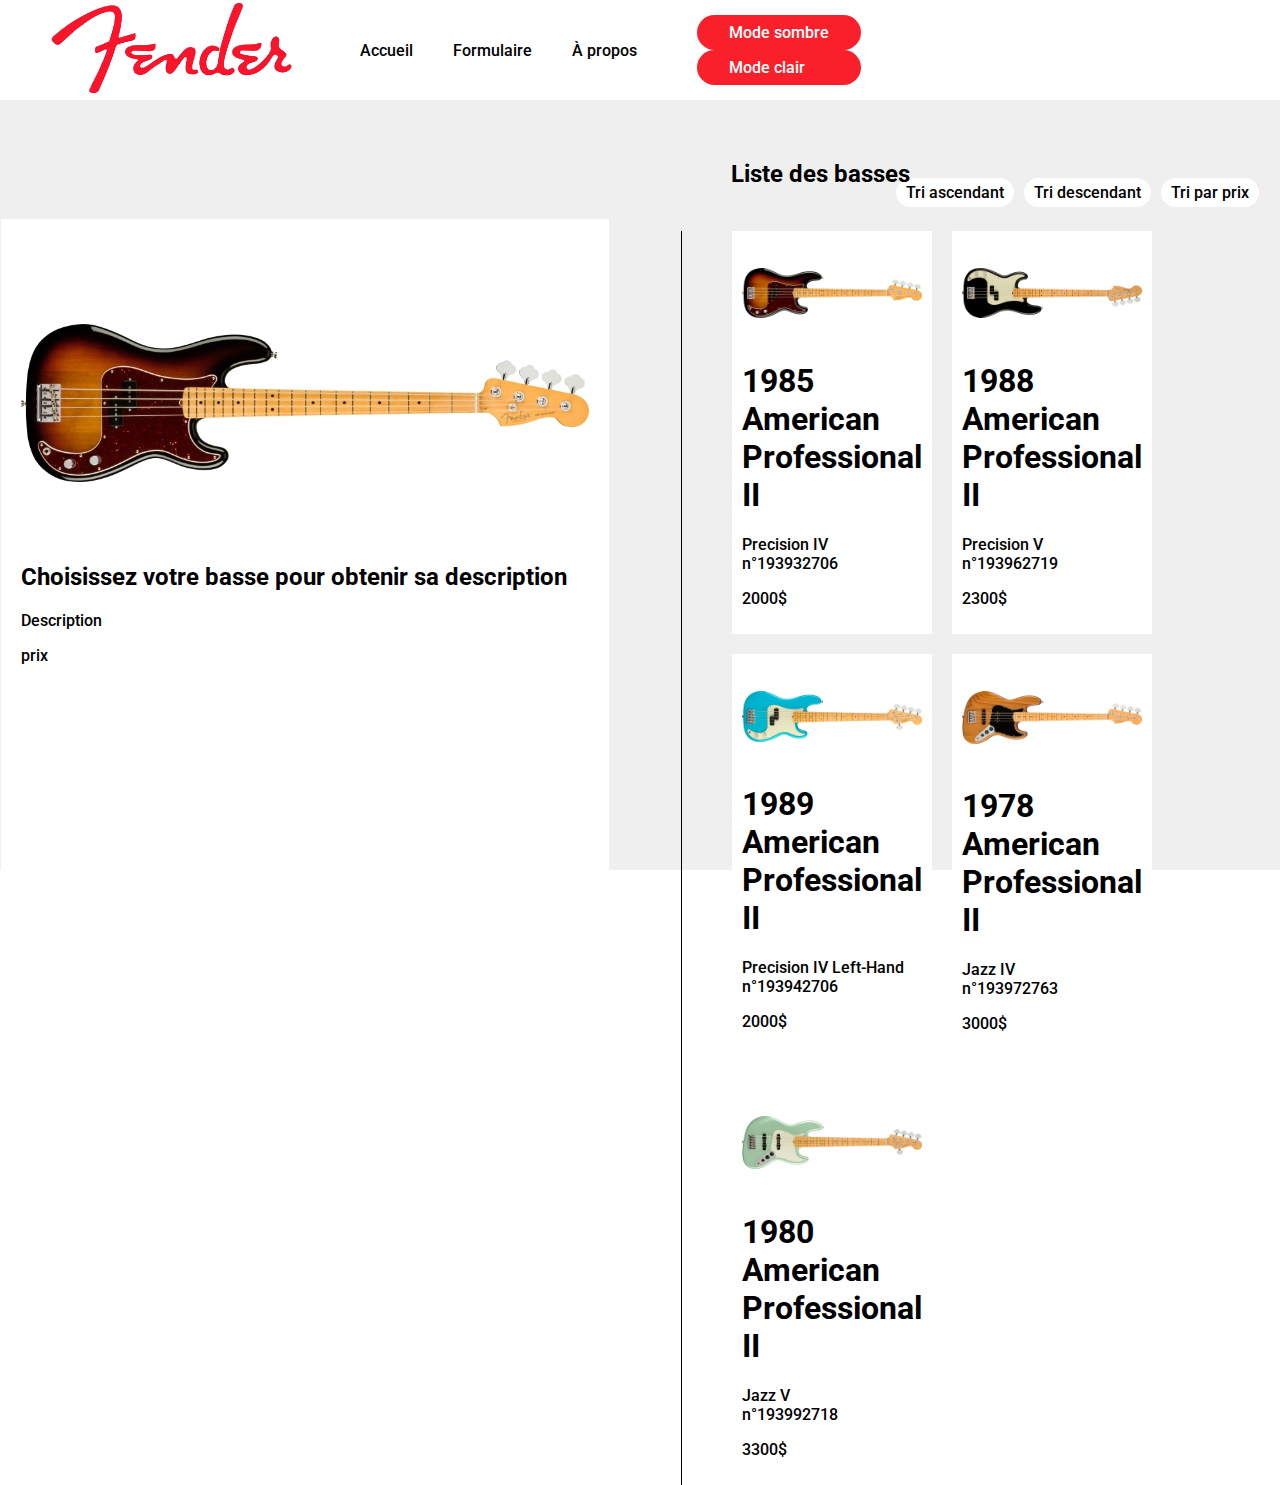
<file: index.html>
<!DOCTYPE html>
<html lang="fr">
<head>
    <meta charset="UTF-8">
    <meta name="viewport" content="width=device-width, initial-scale=1.0">
    <title>Accueil TP1</title>
    <link rel="stylesheet" href="assets/css/styles.css" />

    <script src="assets/js/components/navigation.js" defer></script>
    <script src="assets/js/pages/accueil.js" defer></script>
    <script type="module" src="assets/js/pages/aPropos.js"></script>
</head>
<body>
    <header>
        <div class="nav-principale">
            <div>
                <img class="logo" src="assets/img/fender-logo.png" alt="logo">
            </div>
            <div class="nav-right">
                <a href="index.html">Accueil</a> <a href="formulaire.html">Formulaire</a> <a href="apropos.html">À propos</a> 
            </div>
            <nav id="dark-mode">
                <div class="bouton" data-mode="dark">Mode sombre</div>
                <div class="bouton" data-mode="light">Mode clair</div>
            </nav>
        </div>
    </header>
    <main>
        <div class="conteneur">
            <section class="vedette">
                <h1> </h1>
                <div class="carte-vedette">    
                    
                    <img src="assets/img/precision-4-strings.jpg" alt="basse" id="imageVedette">

                    <h2 class="titre-produit-vedette">Choisissez votre basse pour obtenir sa description</h2>
                    <p class="description-produit-vedette">Description</p>
                    <p class="prix-produit-vedette">prix</p>
                    <a href="" class="button-produit-vedette"></a>
                </div>
            </section>
            <section>
                <div class="liste-header">
                    <h2 class="titre-liste">Liste des basses</h2>
                    <div class="liste-filtre">
                        <span class="tri-ascendant">Tri ascendant</span><span class="tri-descendant">Tri descendant</span><span class="tri-prix">Tri par prix</span>
                    </div>

                </div>
                <div class="liste-produits">
                  
                </div>
            </section>
            <footer>

            </footer>
        </div>
    </main>
</body>
</html>
</file>
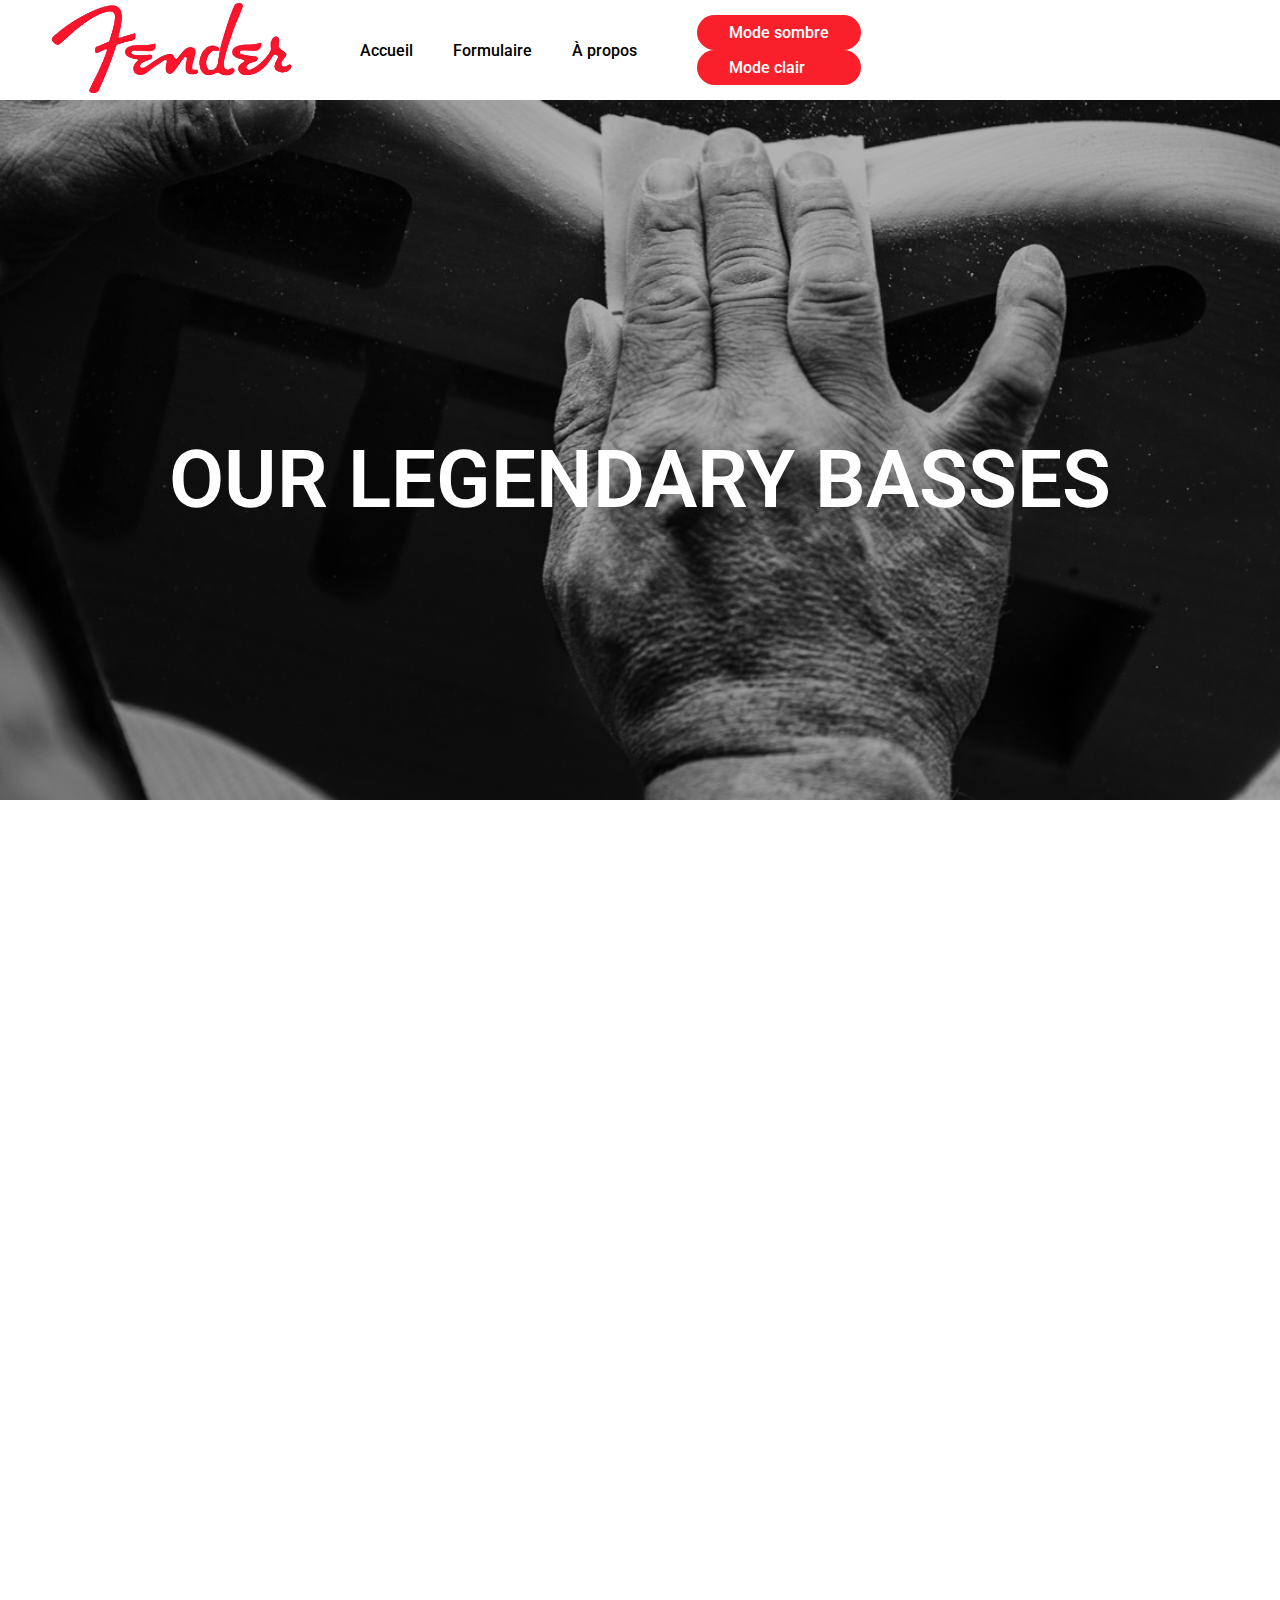
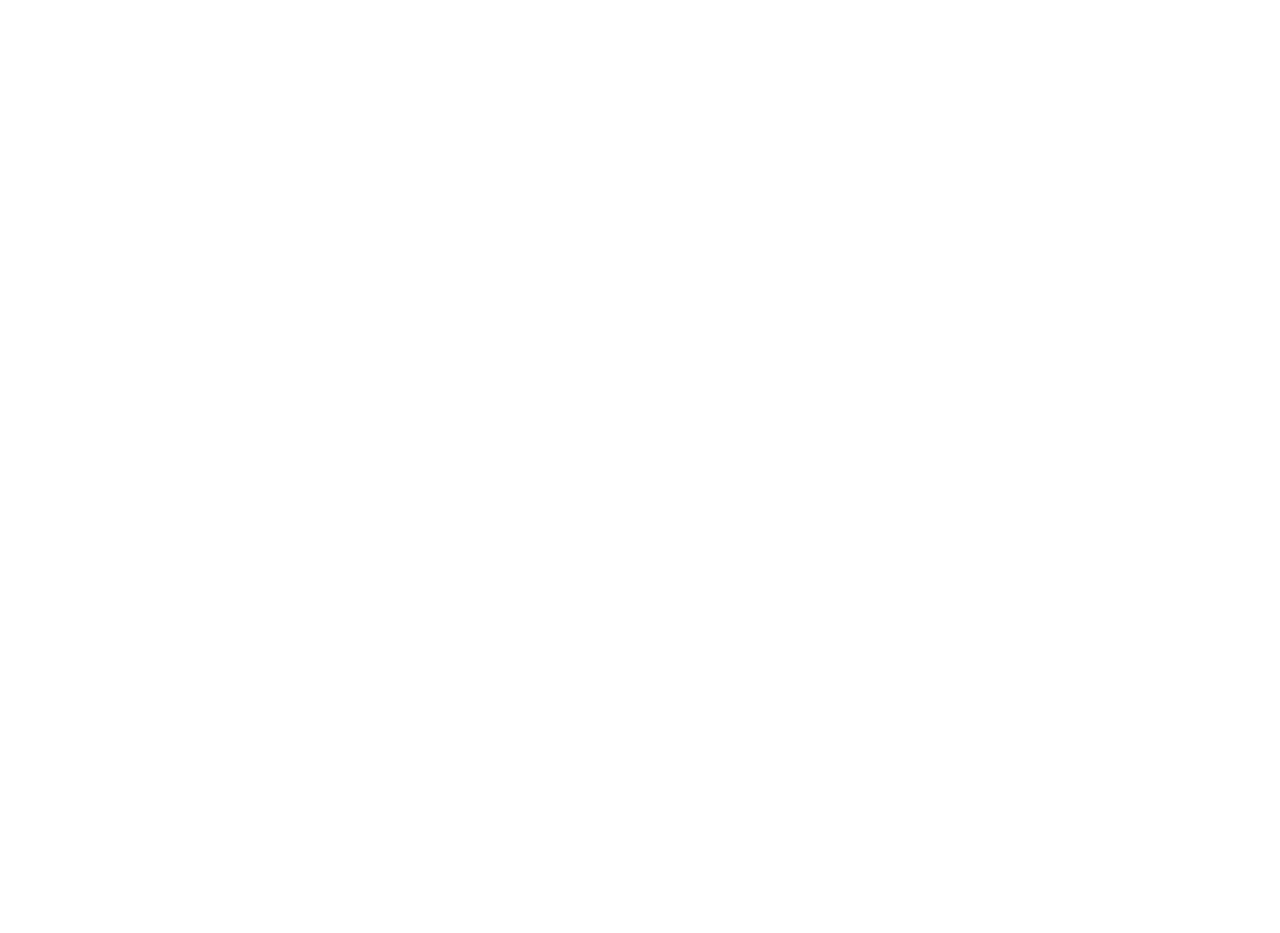
<file: apropos.html>
<!DOCTYPE html>
<html lang="fr">
    <head>
        <meta charset="UTF-8" />
        <meta name="viewport" content="width=device-width, initial-scale=1.0" />
        <title>Page publicitaire - TP3</title>
        <link rel="stylesheet" href="assets/css/aPropos.css" />
        <script type="module" src="assets/js/pages/aPropos.js"></script>      
    </head>
    <body>
        <!-- Section Header - Navigation -->
        <header>
            <div class="nav-principale">
                <div>
                    <img class="logo" src="assets/img/fender-logo.png" alt="logo">
                </div>
                <div class="nav-right">
                   <a href="index.html">Accueil</a> <a href="formulaire.html">Formulaire</a> <a href="apropos.html">À propos</a>
                </div>
                <nav id="dark-mode">
                    <div class="bouton" data-mode="dark">Mode sombre</div>
                    <div class="bouton" data-mode="light">Mode clair</div>
                </nav>
            </div>
        </header>

        <main class="aPropos">
            <div class="contenant">
                <!-- Section Entete: image pleine largeur -->
                <section class="entete">
                    <h1>Our legendary basses</h1>
                </section>

                <!-- Section 2 colonnes: Paragraphe - Carrousel  -->
                <section class="colonnes_aPropos">
                    <div class="from-bottom">
                        <div>
                            <h2>SYNONYMOUS WITH ALL THINGS ROCK N' ROLL</h2>
                            <p><strong>Today, FMIC brands include Fender®, Squier®, Gretsch®, Jackson®, Charvel® and EVH® among others.</strong></p>
                            <p>An American icon, Fender was founded in Southern California and has established a worldwide influence that extends from the studio to the stage—and beyond. Everyone from beginners to the world’s most acclaimed artists have used Fender instruments, amps and gear, making the company not only a revered industry leader but a cultural symbol that resonates globally. Nearly seven decades since founder Leo Fender built his first electric guitar, Fender’s reach transcends instruments and accessories, encompassing a range of innovative digital experiences that fuel musical expression and serve players at every stage–on every stage.</p>
                        </div>
                    </div>
                    <div>
                        <div class="carrousel section from-bottom" data-carrousel>
                            <div class="bouton" data-direction="-1">🞀</div>
                            <div class="conteneur-image-principale">
                                <img class="image-principale zoom" src="assets/img/marcus-miller-basses.jpg" alt="" />
                            </div>
            
                            <!-- Le gabarit à utiliser -->
                            <template id="conteneur-image-navigation">
                                <div class="conteneur-image-navigation">
                                    <img class="zoom" src="assets/img/aftermath.webp" alt="" />
                                </div>
                            </template>
                            
                            <div class="bouton" data-direction="1">🞂</div>
                            <!-- La liste où placer le clone -->
                            <div class="carrousel-liste-images"></div>
                        </div>
                    </div>
                </section>

                <!-- Section titre centré -->
                <section class="titre-centre from-bottom">
                    <div class="titre-centre-contenu">
                        <p>The World's Largest Guitar Manufacturer</p>
                        <h2>ABOUT FENDER</h2>
                    </div>
                </section>

                <!-- Section 2 colonnes sombres  -->
                <section class="colonnes_produits from-bottom">
                    <div>
                        <div><img class="zoom" src="assets/img/guitar.jpg" alt=""></div>
                        <h2>TRANSFORMING MUSIC ONE GUITAR AT A TIME</h2>
                        <p>Leo Fender wanted to craft an instrument that was as functional as it was easy to use. It was a primitive-looking object that was tough as nails, its powerful name inspired by another groundbreaking invention: the television. And with its revolutionary electrified tone, it would change the way music was made—forever. When someone asks, “Why Fender electrics?” the answer is clear. Fender guitars were designed to be louder, and exciting tones they produced are still engrained into our cultural DNA.</p>
                        <a class="bouton general-margin">View electric guitar</a>
                    </div>
                    <div>
                        <div><img class="zoom" src="assets/img/sting-bass.jpg" alt=""></div>
                        <h2>THE FIRST WORD IN ELECTRIC BASS</h2>
                        <p>In 1951, we wanted to liberate musicians from the confines of the upright bass. And we did it by introducing a brand-new instrument with a bold, new sound. That instrument was the Precision Bass®, a name that would not only become synonymous with rock ‘n’ roll, but also shape its very being. As time went on, we created new instruments to cater to a new, evolving type of musician: the electric bassist. Each one was and still is a driving force behind the greatest moment in music—of every era, of every genre. Period.</p>
                        <a class="bouton general-margin">View electric bass</a>
                    </div>
                </section>
                
                <!-- Contenu de la fenêtre Popup (modale) -->
                <div class="modale-conteneur">
                    <div class="modale">
                        <a href="formulaire.html"><img src="./assets/img/fender-promo-50pc.png" alt=""></a>
                        <div class="fermer-modale interactive">𐌗 Fermer</div>
                    </div>
                </div>

            </div>
        </main>

    </body>
</html>
</file>
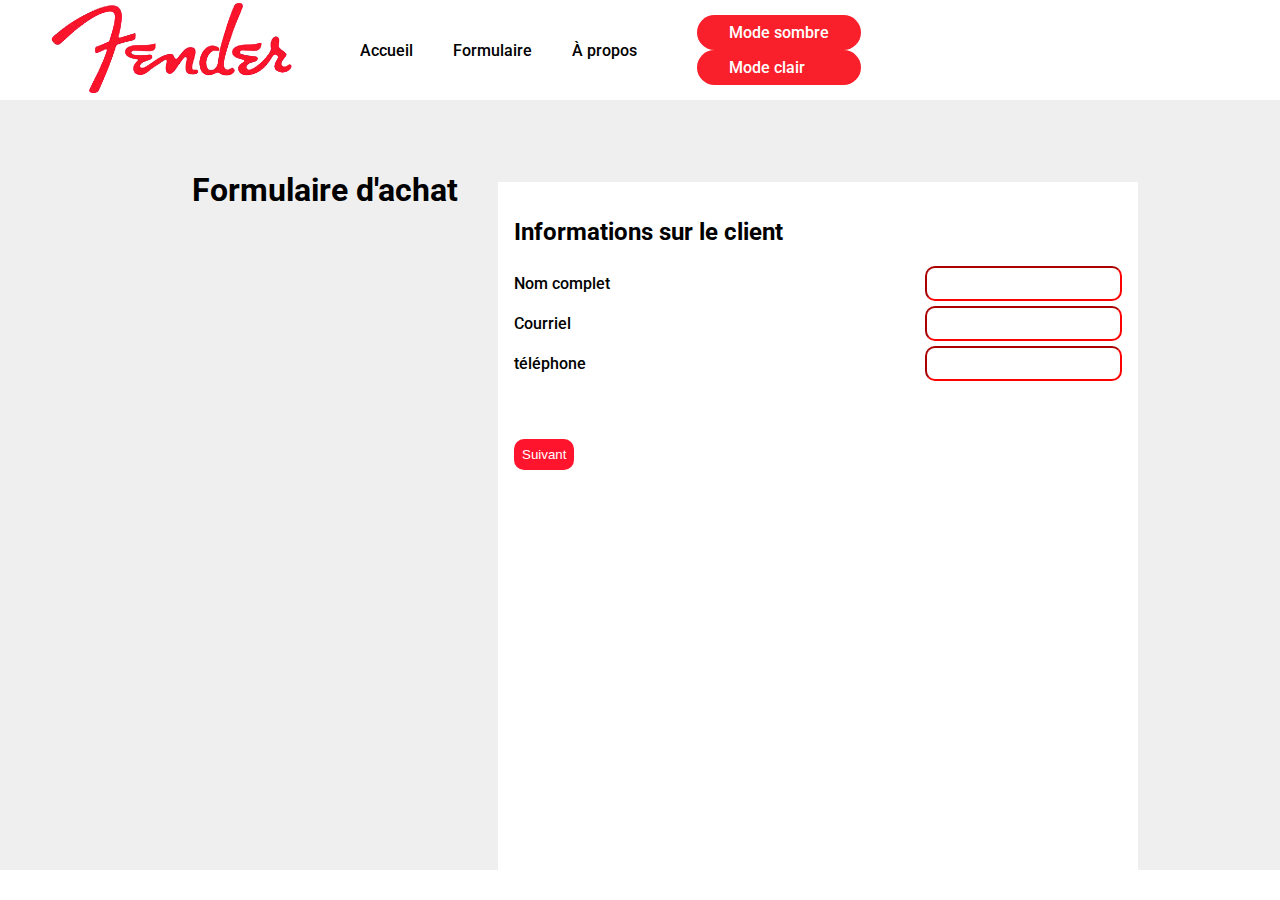
<file: formulaire.html>
<!DOCTYPE html>
<html lang="fr">
    <head>
        <meta charset="UTF-8" />
        <meta name="viewport" content="width=device-width, initial-scale=1.0" />
        <title>Accueil TP2</title>
        <link rel="stylesheet" href="assets/css/styles.css" />
        <script src="assets/js/pages/formulaire.js" defer></script>
        <script src="assets/js/pages/aPropos.js" defer></script>
    </head>
    <body>
        <!-- <header>
            <nav><a href="formulaire.html">Formulaire d'achat</a></nav>
        </header> -->
        <header>
            <div class="nav-principale">
                <div>
                    <img class="logo" src="assets/img/fender-logo.png" alt="logo">
                </div>
                <div class="nav-right">
                   <a href="index.html">Accueil</a> <a href="formulaire.html">Formulaire</a> <a href="apropos.html">À propos</a>
                </div>
                <nav id="dark-mode">
                    <div class="bouton" data-mode="dark">Mode sombre</div>
                    <div class="bouton" data-mode="light">Mode clair</div>
                </nav>
            </div>
        </header>
        <main>
            <div class="conteneur formulaire">
                <h1>Formulaire d'achat</h1>
                <form action="" method="post" id="formulaire-client">
                    <section data-panneau="1">
                        <h2>Informations sur le client</h2>
                        <div class="groupe-champs">
                            <label for="nom">Nom complet</label>
                            <input type="text" id="text" name="nom" required/>
                          </div>
                          <div class="groupe-champs">
                            <label for="email">Courriel</label>
                            <input type="email" id="email" name="email" required/>
                          </div>
                          <div class="groupe-champs">
                            <label for="tel">téléphone</label>
                            <input type="tel" id="tel" name="tel" required/>
                          </div>
                          <nav class="navigation-section">
                            <!-- <button data-direction="-1">Précédent</button> -->
                            <button data-direction="1">Suivant</button>
                        </nav>
                    </section>
                    <section data-panneau="3">
                        <h2>Informations sur la livraison</h2>
                        <div class="groupe-champs">
                            <label for="adresse">Adresse de livraison</label>
                            <input type="text" id="text" name="adresse" />
                          </div>
                          <div class="groupe-champs">
                            <label for="date">date de livraison</label>
                            <input type="date" id="date" name="date" />
                          </div>
                          <div class="groupe-champs">
                          <label for="select">instrument choisi</label>
                          <select name="select" id="select" value="3">
                            <option value="Basse 4 cordes droitier">Basse 4 cordes droitier</option>
                            <option value="Basse 5 cordes droitier">Basse 5 cordes droitier</option>
                            <option value="Basse 4 cordes gaucher">Basse 4 cordes gaucher</option>
                            <option value="Basse 5 cordes gaucher">Basse 5 cordes gaucher</option>
                          </select>
                          </div>
                          <div class="groupe-champs">
                            <label for="ajouter-message">Voulez-vous ajouter un message à la commande?</label>
                            <input type="checkbox" id="ajouter-message" name="ajouter-message" />
                        </div>
                        <div class="groupe-champs">
                            <label for="message">Message de commande</label>
                            <input type="text" id="message" name="message" maxlength="150" disabled />
                        </div>
                          <nav class="navigation-section">
                            <button data-direction="-1">Précédent</button>
                            <button data-direction="1">Suivant</button>
                        </nav>
                        
                    </section>
                    <section class="resume" data-panneau="">
                        <h2>Résumé</h2>
                        <p>
                            Nom:
                            <span data-name="nom"></span>
                        </p>
                        <p>
                            Courriel:
                            <span data-name="email" required></span>
                        </p>
                        <p>
                            Tel:
                            <span data-name="tel"></span>
                        </p>
                        <p>
                            Adresse:
                            <span data-name="adresse" required></span>
                        </p>
                        <p>
                            Date de livraison:
                            <span data-name="date" required></span>
                        </p>
                        <p>
                            Instrument choisi:
                            <span data-name="select" required></span>
                        </p>
                        <p>
                            Ajout de message:
                            <span data-name="ajouter-message" required></span>
                        </p>
                        <p>
                            Message de commande:
                            <span data-name="message" required></span>
                        </p>

                        <div class="groupe-champs">
                            <label for="submit"></label>
                            <input
                              type="submit"
                              id="submit"
                              name="submit"
                              value="Soumettre le formulaire"
                            />
                          </div>
                          <nav class="navigation-section">
                            <button data-direction="-1">Précédent</button>
                            <!-- <button data-direction="1">Suivant</button> -->
                        </nav>
                    </section>
                </form>
            </div>
        </main>
    </body>
</html>
</file>
<file: assets/css/styles.css>
@import url("https://fonts.googleapis.com/css2?family=Roboto:ital,wght@0,100;0,300;0,400;0,500;0,700;0,900;1,100;1,300;1,400;1,500;1,700;1,900&display=swap");

@import url("couleurs.css");
@import url("exceptions.css");
@import url("boutons.css");

* {
  box-sizing: border-box;
}
body {
  display: flex;
  flex-direction: column;
  font-family: "Roboto", sans-serif;
  font-weight: 500;
  font-style: normal;
  margin: 0;
  background-color: var(--couleur-fond);
  color: var(--couleur-texte);
}

a {
  text-decoration: none;
  color: var(--couleur-texte);
}
a:hover {
  color: #f91f2b;
}
header {
  display: flex;
  flex-direction: column;
  justify-content: center;
  height: 100px;
  padding: 10px 0;
}

.nav-principale {
  display: flex;
  flex-direction: row;
  flex-wrap: nowrap;
  max-height: 100px;
  align-items: center;
  justify-content: start;
  max-width: 1600px;
  gap: 60px;
  padding-left: 50px;
}

/* #nav-principale > * {
    flex-basis: 20%;
    flex-grow: 0;
    flex-shrink: 0;
    flex-direction: row;
    justify-content: center;
    text-align: center;
} */

img.logo {
  max-width: 250px;
}

main {
  display: flex;
  justify-content: center;
  background-color: var(--couleur-fond-gris);
}
.conteneur {
  display: flex;
  flex-direction: row;
  gap: 40px;
  /* flex-basis: 1600px; */
  min-height: 80vh;
  margin-top: 50px;
  /* align-items: center; */
  padding-left: 50px;
}

.nav-right {
  display: flex;
  gap: 40px;
}
section {
  display: flex;
  flex-direction: column;
  flex-basis: calc(50% - 40px);
}

.liste-header {
  line-height: 1em;
  padding-right: 20px;
}
.titre-liste,
.liste-filtre {
  display: inline;
}
.titre-liste {
  margin-left: 50px;
}
.liste-filtre {
  float: right;
  text-align: right;
}
.liste-filtre span {
  margin-right: 10px;
  cursor: pointer;
  background-color: var(--couleur-fond);
  color: var(--couleur-texte);
  border-radius: 50px;
  padding: 5px 10px;
}
.liste-produits {
  display: flex;
  flex-direction: row;
  align-items: start;
  flex-wrap: wrap;
  gap: 20px;
  margin-top: 30px;
  padding-left: 50px;
  /* border-left: 1px solid #cacaca; */
  border-left: 1px solid var(--couleur-texte);
}
.carte-produit {
  flex-basis: calc(33% - 20px);
  flex-grow: 0;
  flex-shrink: 0;
  background-color: var(--couleur-fond);
  padding: 10px;
  min-height: 350px;
  color: var(--couleur-texte);
}
img {
  max-width: 100%;
}
main img {
  margin-top: 15%;
  margin-bottom: 10%;
}

.carte-vedette {
  background-color: var(--couleur-fond);
  color: var(--couleur-texte);
  padding: 20px;
  min-height: 720px;
  margin-top: 10px;
}
/*-------------------CSS Form----------------------*/
form {
  display: flex;
  flex-direction: column;
  gap: 1rem;
  margin-top: 2rem;
  background-color: var(--couleur-fond);
  color: var(--couleur-texte);
}

form .groupe-champs {
  display: flex;
  flex-wrap: wrap;
  gap: 1rem;
  justify-content: space-between;
  align-items: center;
  margin-bottom: 5px;
}
form input {
  padding: 0.5rem;
  border-radius: 10px;
  /* border: 2px solid #FF142D; */
  outline: none;
  gap: 15px;
}

form input[type="submit"],
form button {
  padding: 0.5rem;
  background-color: #ff142d;
  color: white;
  cursor: pointer;
  transition: all 350ms;
  width: fit-content;
  cursor: pointer;
  border: none;
  border-radius: 10px;
}
select {
  height: 40px;
  border-radius: 10px;
  padding: 10px;
}

form input[type="submit"]:hover,
form button:hover {
  background-color: color-mix(in oklab, #ff142d, black 10%);
  transform: scale(1.05);
  text-decoration: underline;
}

form input[type="submit"]:disabled,
form button:disabled {
  background-color: grey;
  pointer-events: none;
}

form input:invalid {
  border-color: red;
}

form input:valid {
  border-color: green;
}

section {
  width: 50vw;
  height: 30vh;
  margin: 0 auto;
  padding: 1rem;
  display: flex;
  flex-direction: column;
}

section nav {
  display: flex;
  justify-content: space-between;
  align-items: center;
  margin-top: auto;
}

/* AJOUTER DES CLASSES POUR CACHER et DÃ‰SACTIVER */
.interactive {
    cursor: pointer;
}

.disabled {
    cursor: none;
    background-color: grey;
    pointer-events: none;
}

.invisible {
    display: none;
}
</file>
<file: assets/css/aPropos.css>
@import url("https://fonts.googleapis.com/css2?family=Roboto:ital,wght@0,100;0,300;0,400;0,500;0,700;0,900;1,100;1,300;1,400;1,500;1,700;1,900&display=swap");

@import url("couleurs.css");
@import url("exceptions.css");
@import url("boutons.css");
@import url("popup.css");
@import url("carrousel.css");
@import url("animations.css");

/*---------------GENERAL----------------*/
* {
  box-sizing: border-box;
}
body {
  display: flex;
  flex-direction: column;
  font-family: "Roboto", sans-serif;
  font-weight: 500;
  font-style: normal;
  margin: 0;
  box-sizing: border-box;
  background-color: var(--couleur-fond);
  color: var(--couleur-texte);
}

a {
  text-decoration: none;
  color: var(--couleur-texte);
}
img {
  max-width: 100%;
  object-fit: contain;
}
a:hover {
  color: var(--couleur-primaire);
}
header {
  display: flex;
  flex-direction: column;
  justify-content: center;
  height: 100px;
  padding: 10px 0;
}

.nav-principale {
  display: flex;
  flex-direction: row;
  flex-wrap: nowrap;
  max-height: 100px;
  align-items: center;
  justify-content: start;
  max-width: 1600px;
  gap: 60px;
  padding-left: 50px;
}

img.logo {
  max-width: 250px;
}

.nav-right {
  display: flex;
  gap: 40px;
}

.aPropos {
  display: block;
  min-height: 1000px;
  padding-bottom: 100px;
}

.aPropos section {
  width: auto;
  padding: 0;
  background-color: var(--couleur-fond);
}

/*---------------ENTETE----------------*/

.entete {
  display: flex;
  z-index: 1;
  padding: 20px;
  justify-content: center;
  background: linear-gradient(rgba(0, 0, 0, 0.3), rgba(0, 0, 0, 0.3)),
    url("../img/header-01.jpg");
  background-repeat: no-repeat;
  background-size: cover;
  height: 80vh;
  max-height: 700px;
  align-items: center;
  text-align: center;
  margin: 0;
  overflow: hidden;
}

.entete h1 {
  color: white;
  font-size: 80px;
  font-weight: 600;
  text-transform: uppercase;
  margin-top: 100px;
  margin-bottom: 40px;
  margin-inline: 20px;
}

/*---------------CONTENANT----------------*/

.contenant {
  display: flex;
  flex-direction: column;
}

.contenant .colonnes_aPropos {
  display: flex;
  justify-content: center;
  align-self: center;
  max-width: 1200px;
  height: fit-content;
  gap: 30px;
  padding-top: 100px;
}

.contenant .colonnes_aPropos > *,
.contenant .colonnes_produits > * {
  width: 48%;
  /* height: 100px; */
  margin-bottom: 2%;
}

.contenant .colonnes_produits {
  display: flex;
  flex-wrap: wrap;
  justify-content: center;
  align-self: center;
  max-width: 1200px;
  min-height: 500px;
  gap: 30px;
}
.contenant .colonnes_produits div {
  display: block;
  height: auto;
  background-color: rgb(34, 34, 34);
  color: white;
  padding-bottom: 30px;
}

.contenant .colonnes_produits div > div {
  overflow: hidden;
  height: 400px;
}
.contenant .colonnes_produits div h2,
.contenant .colonnes_produits div p,
.contenant .colonnes_produits div > button {
  margin-left: 20px;
  margin-right: 20px;
}

.contenant .colonnes_produits div p{
  margin-bottom: 40px;
}
/*---------------TITRE DE SECTION----------------*/

.titre-centre {
  display: flex;
  flex-direction: column;
  padding-top: 100px;
  align-items: center;
  min-height: 200px;
  align-items: center;
  justify-content: center;
}

.titre-centre > * {
  text-align: center;
}

/*---------------BOUTONS----------------*/

/* .bouton-principal {
  border-radius: 30px;
  padding: 15px 40px;
  font-weight: 600;
} */

/*---------------ANIMATIONS----------------*/

.zoom {
  transition: transform 0.2s ease-in-out; /* Animation */
  margin: 0 auto;
  overflow: hidden;
  filter: grayscale();
}

.zoom:hover {
  transform: scale(1.3);
  filter: none;
  translate
}


.general-margin {
  margin:20px;
}
</file>
